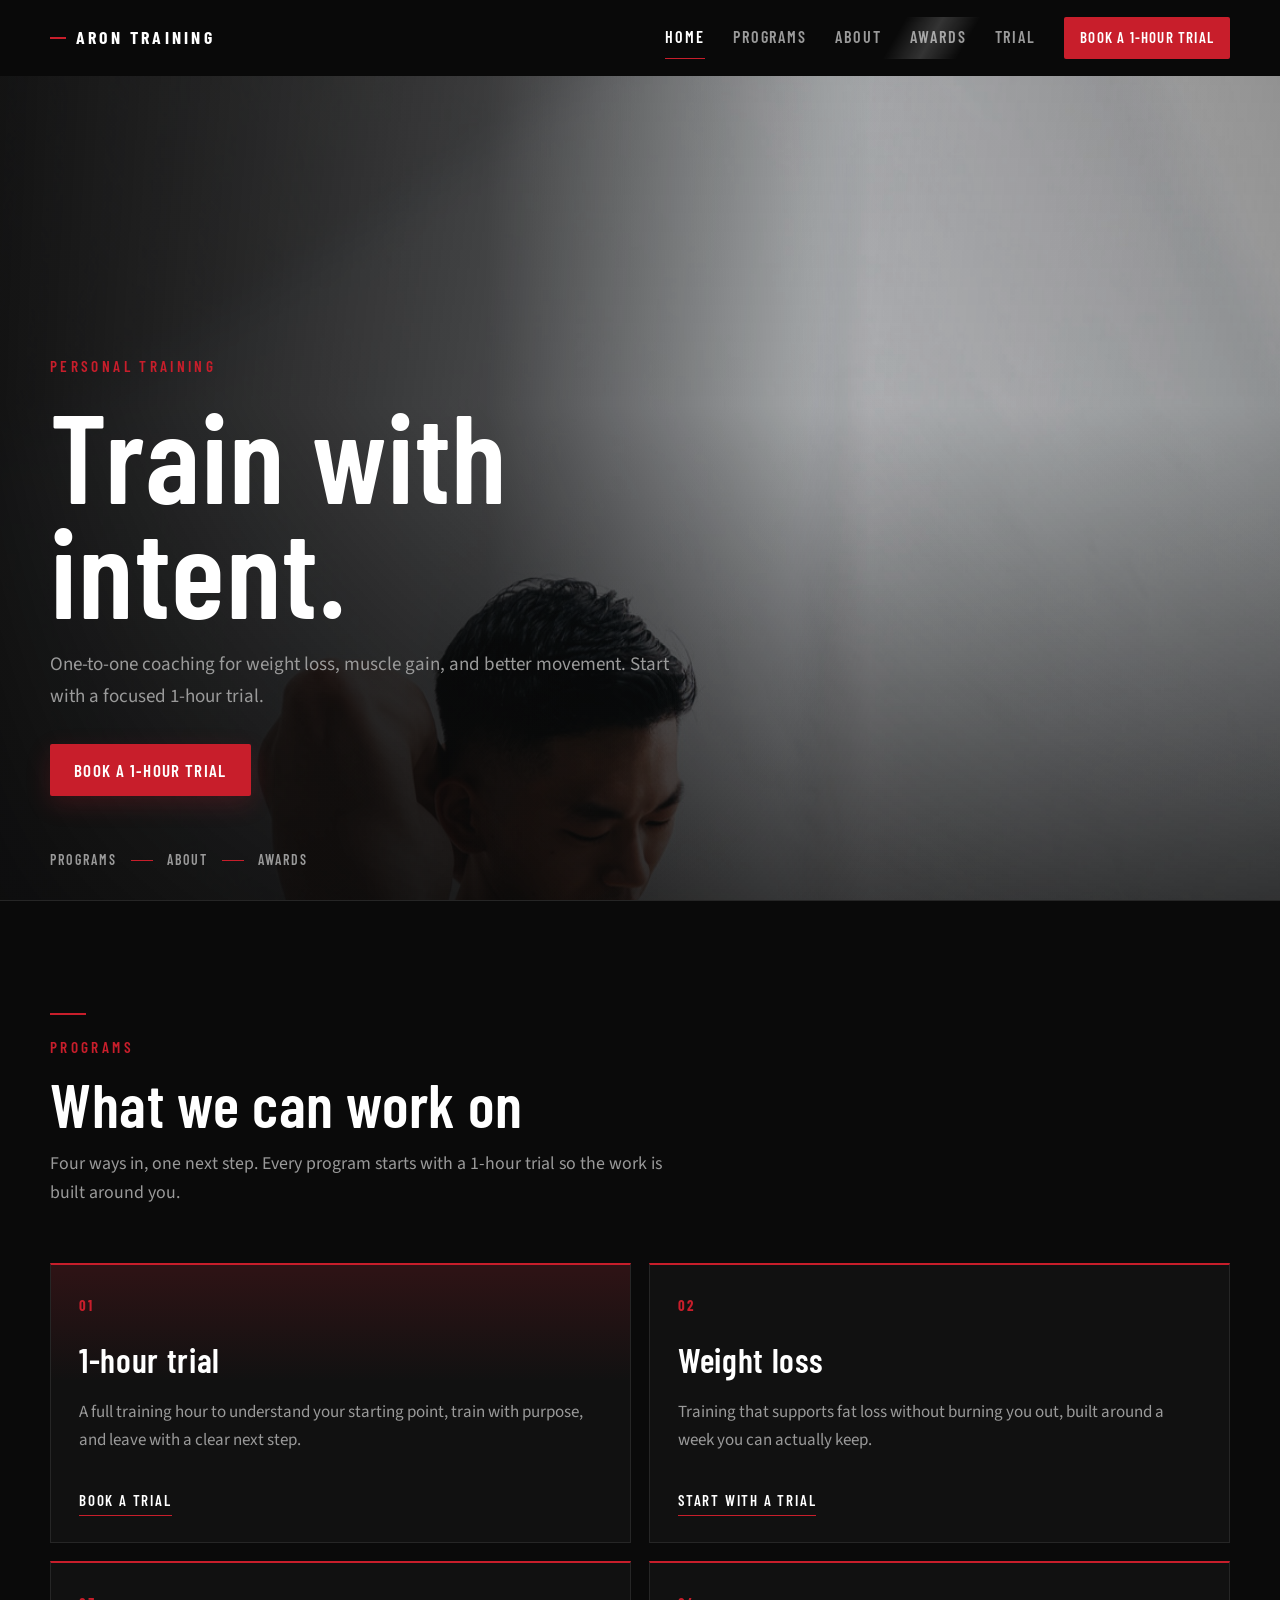
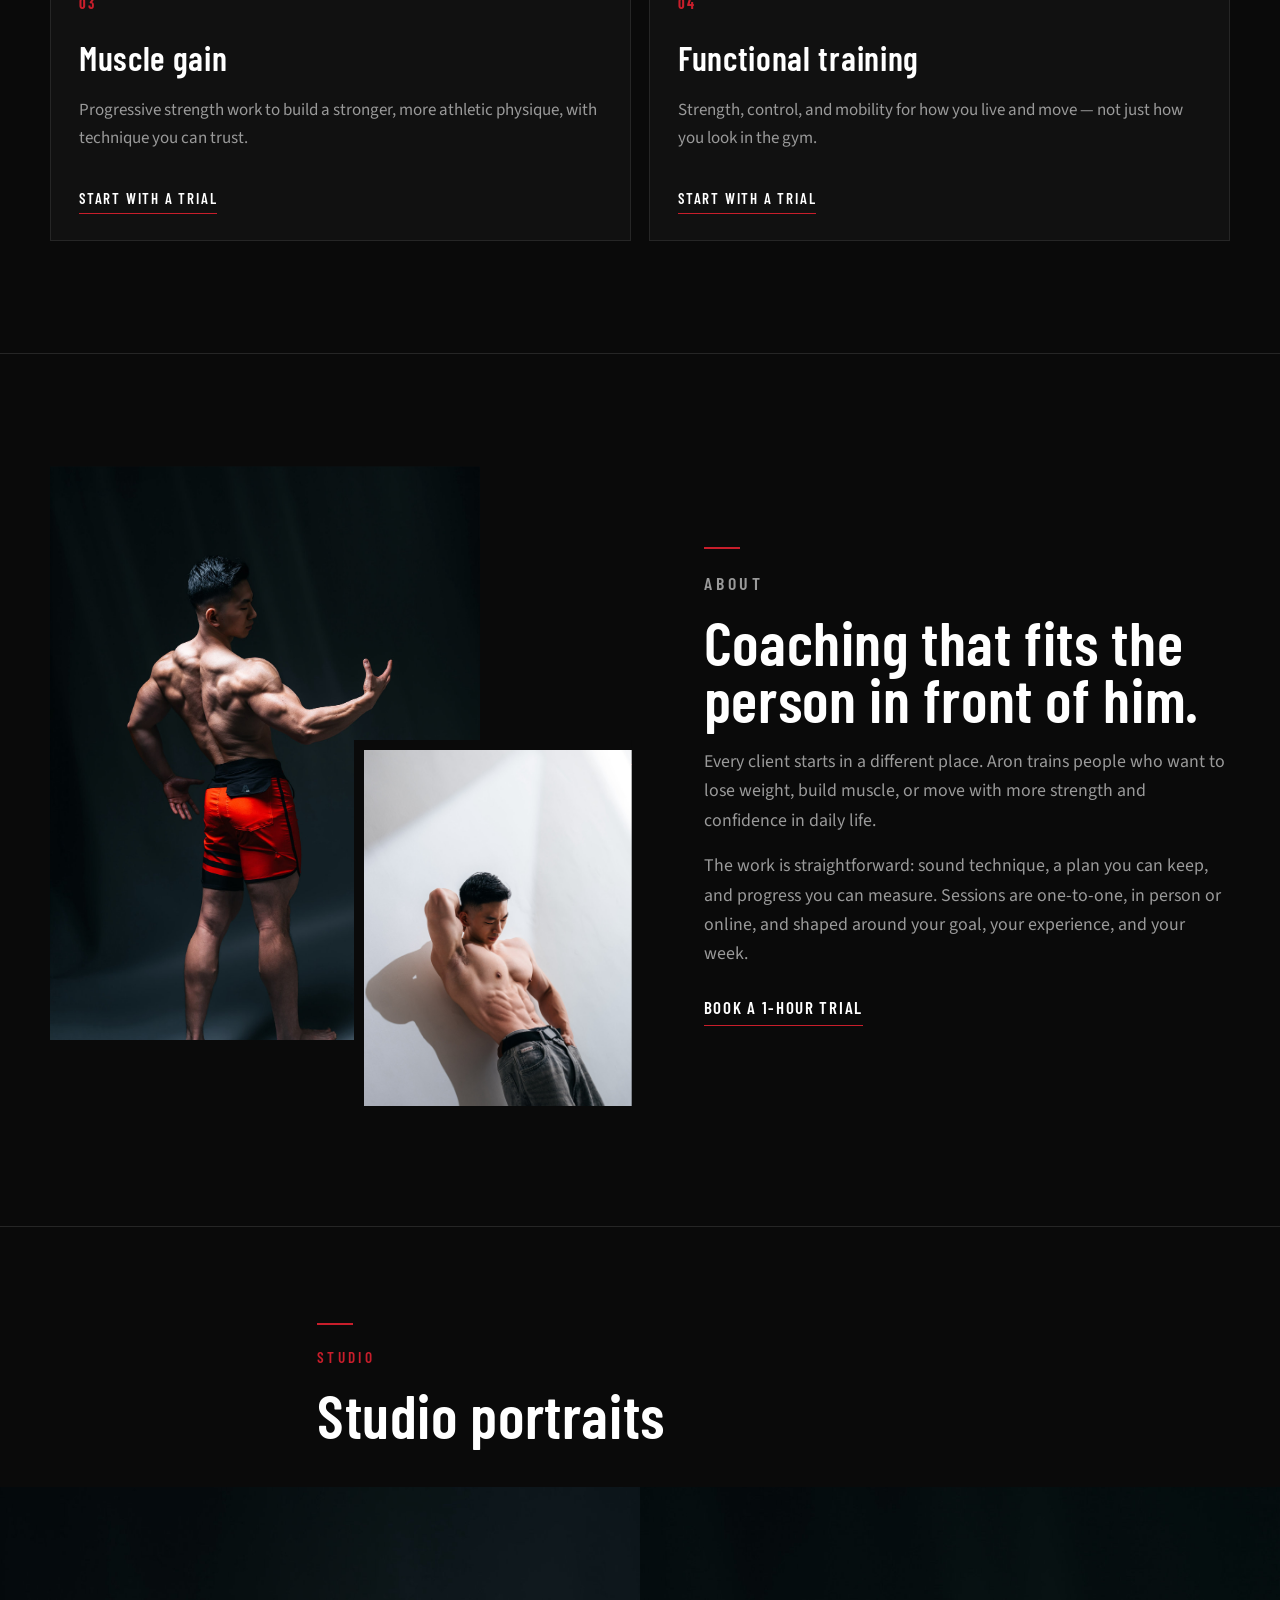
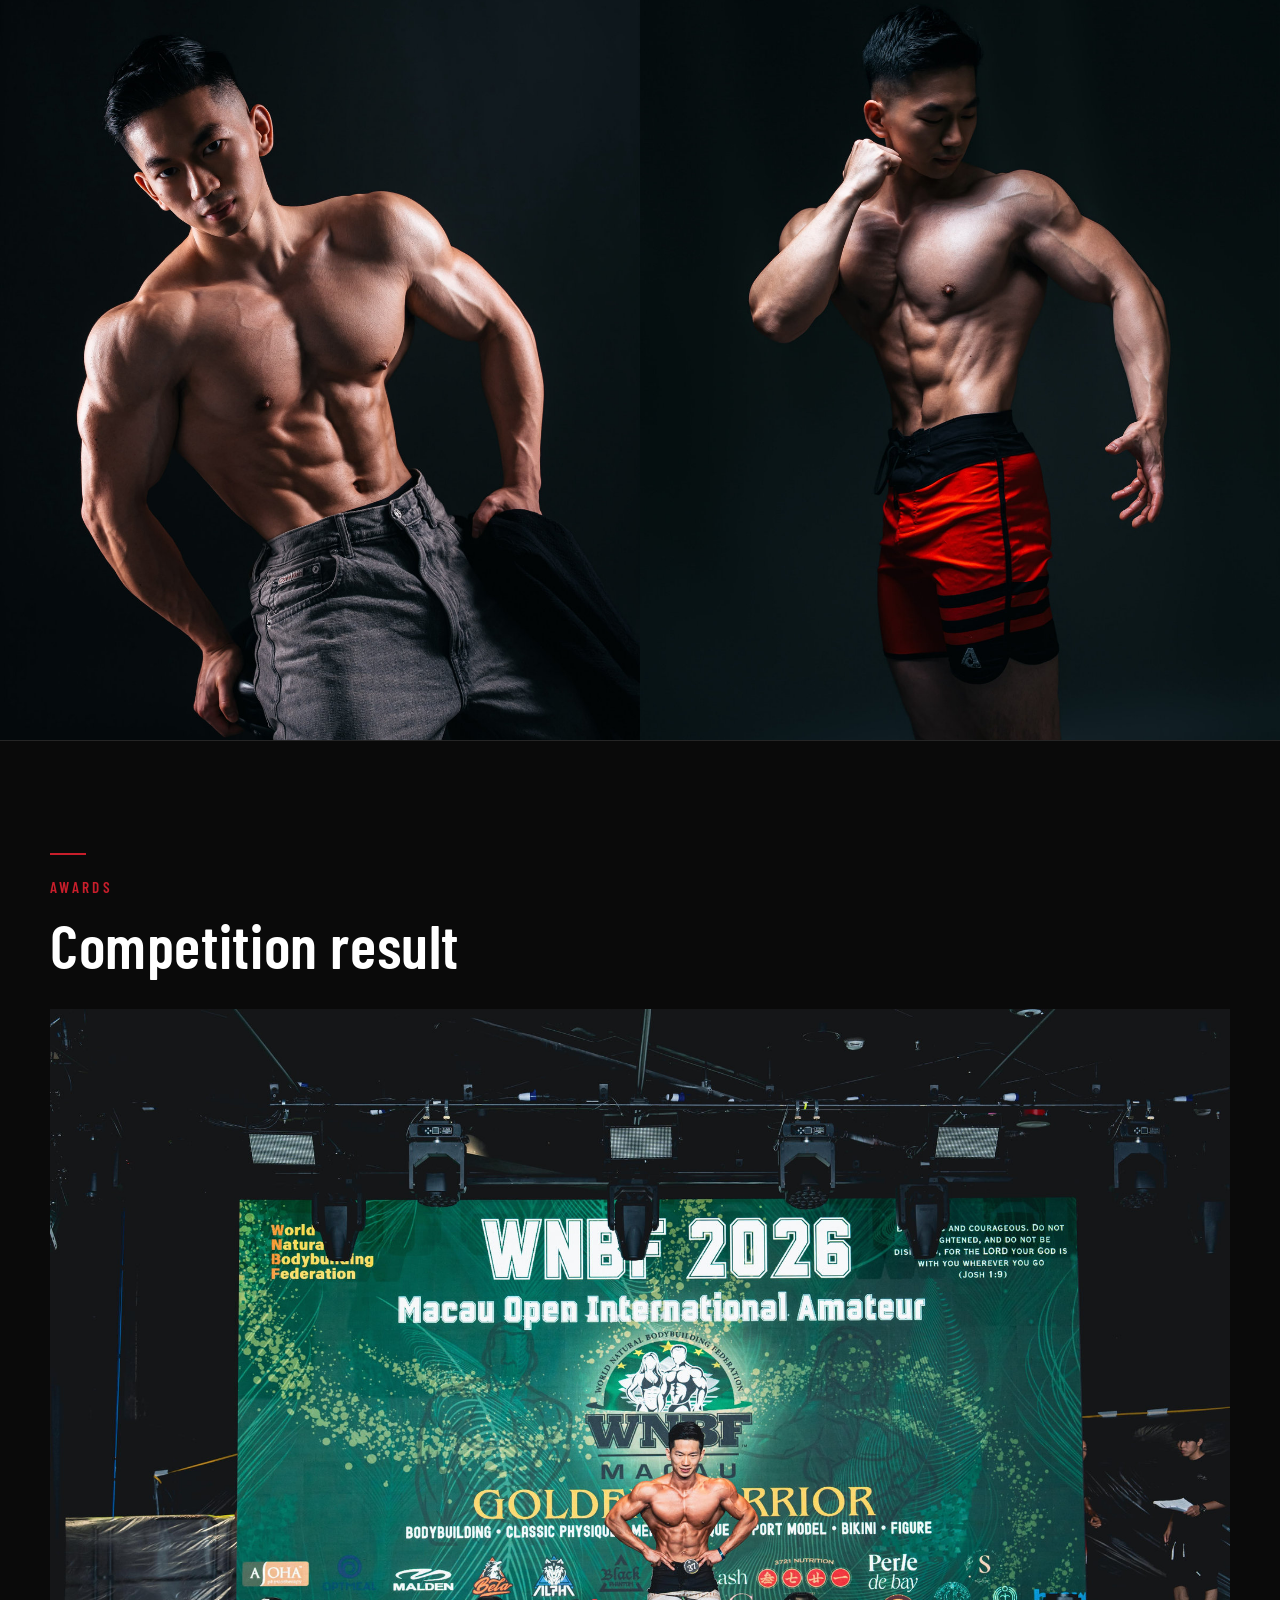
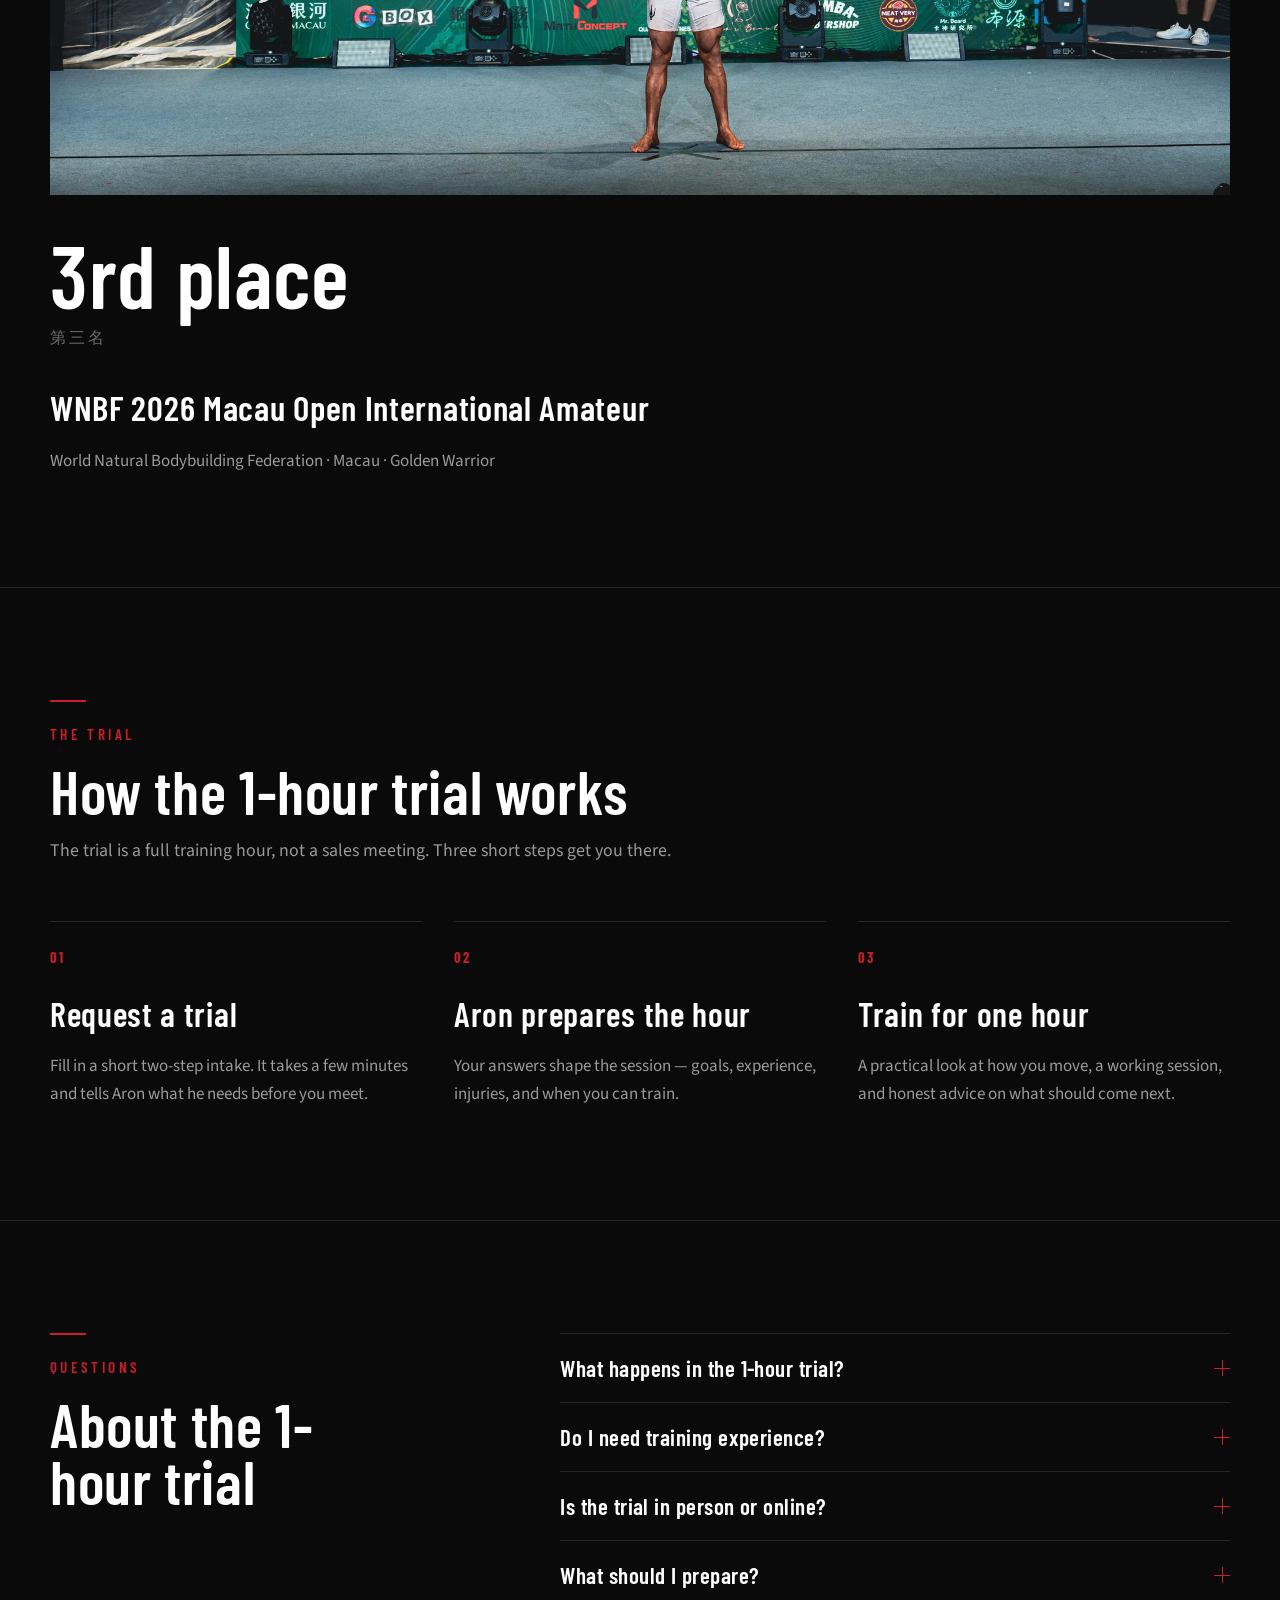
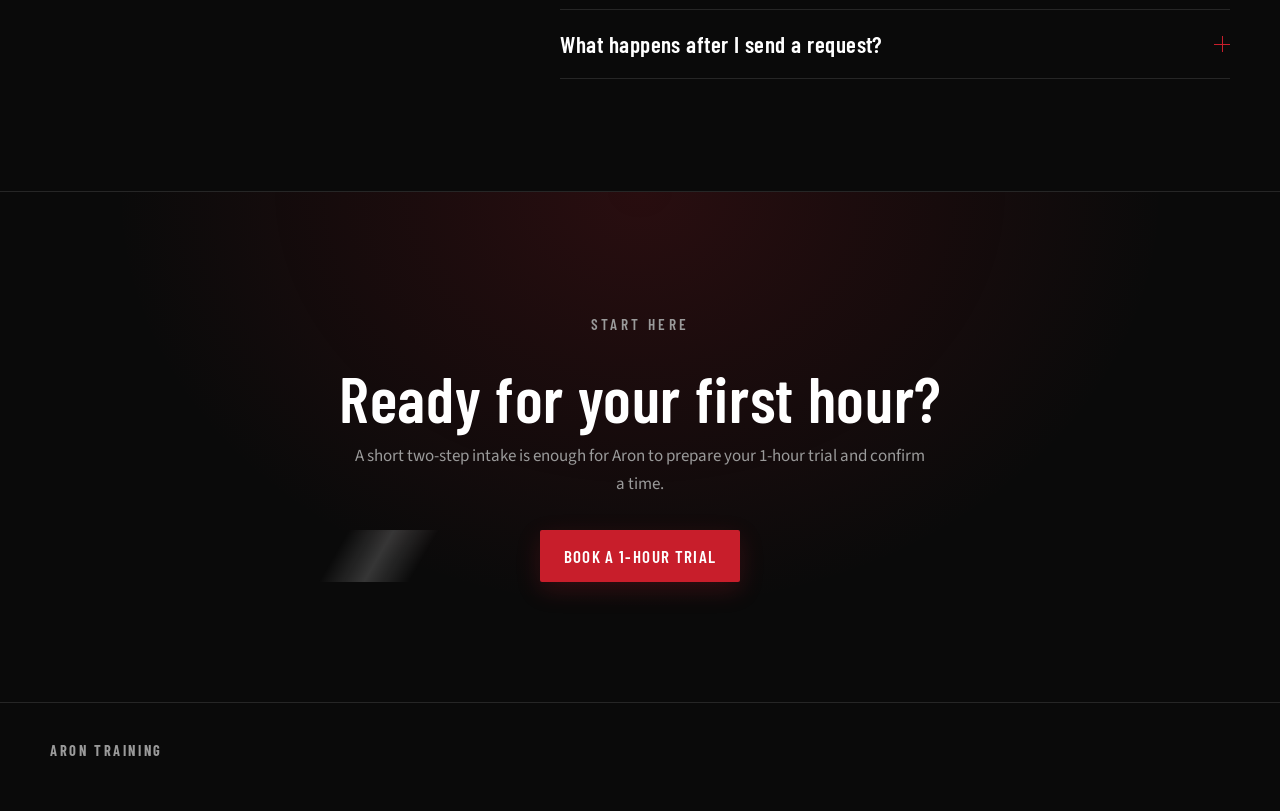
<file: index.html>
<!DOCTYPE html>
<html lang="en">
<head>
  <meta charset="utf-8">
  <meta name="viewport" content="width=device-width, initial-scale=1">
  <title>Aron Training — 1-hour trial session</title>
  <meta name="description" content="Aron Training offers focused one-to-one personal training. Book a 1-hour trial session and start with a plan built around your goals.">
  <meta name="theme-color" content="#0a0a0a">
  <meta property="og:title" content="Aron Training — 1-hour trial session">
  <meta property="og:description" content="Focused one-to-one personal training. Start with a 1-hour trial built around you.">
  <meta property="og:type" content="website">
  <meta property="og:url" content="https://codercyfl.github.io/aron-training/">
  <meta property="og:image" content="https://codercyfl.github.io/aron-training/images/aron-front.jpg">
  <link rel="icon" href="favicon.svg" type="image/svg+xml">
  <link rel="preconnect" href="https://fonts.googleapis.com">
  <link rel="preconnect" href="https://fonts.gstatic.com" crossorigin>
  <link href="https://fonts.googleapis.com/css2?family=Barlow+Condensed:wght@500;600;700&family=Source+Sans+3:ital,wght@0,400;0,500;0,600;0,700;1,400&display=swap" rel="stylesheet">
  <link rel="stylesheet" href="css/styles.css">
</head>
<body>
  <div class="scroll-progress" aria-hidden="true"></div>
  <a class="skip-link" href="#main">Skip to content</a>

  <header class="site-header">
    <div class="header-inner">
      <a class="wordmark" href="index.html">Aron Training</a>
      <nav class="desk-nav" aria-label="Primary">
        <a href="index.html" aria-current="page">Home</a>
        <a href="#programs">Programs</a>
        <a href="#about">About</a>
        <a href="#awards">Awards</a>
        <a href="trial.html">Trial</a>
      </nav>
      <a class="btn btn-sm header-book" href="trial.html">Book a 1-hour trial</a>
      <button class="nav-toggle" type="button" aria-expanded="false" aria-controls="mobile-nav" aria-label="Open menu">
        <span></span><span></span>
      </button>
    </div>
  </header>

  <div class="mobile-nav" id="mobile-nav" hidden>
    <nav aria-label="Mobile">
      <a href="index.html" aria-current="page">Home</a>
      <a href="#programs">Programs</a>
      <a href="#about">About</a>
      <a href="#awards">Awards</a>
      <a href="trial.html">Trial</a>
      <a class="btn" href="trial.html">Book a 1-hour trial</a>
    </nav>
  </div>

  <main id="main">
    <section class="hero" aria-labelledby="hero-title">
      <div class="hero-media">
        <img src="images/aron-front.jpg" width="1200" height="1800" alt="Aron in a studio portrait, standing against a light wall">
      </div>
      <div class="hero-shade" aria-hidden="true"></div>
      <div class="hero-content">
        <p class="eyebrow">Personal training</p>
        <h1 id="hero-title">Train with<br>intent.</h1>
        <p class="lead">One-to-one coaching for weight loss, muscle gain, and better movement. Start with a focused 1-hour trial.</p>
        <a class="btn btn-pulse" href="trial.html">Book a 1-hour trial</a>
      </div>
      <div class="hero-rail" aria-hidden="true">
        <a href="#programs">Programs</a>
        <span></span>
        <a href="#about">About</a>
        <span></span>
        <a href="#awards">Awards</a>
      </div>
    </section>

    <section class="section programs" id="programs" aria-labelledby="programs-title">
      <div class="wrap">
        <div class="section-head">
          <hr class="kicker reveal">
          <p class="eyebrow reveal">Programs</p>
          <h2 class="section-title reveal" id="programs-title">What we can work on</h2>
          <p class="section-lead reveal">Four ways in, one next step. Every program starts with a 1-hour trial so the work is built around you.</p>
        </div>
        <div class="program-grid">
          <a class="program-card program-card-featured reveal" href="trial.html">
            <span class="num">01</span>
            <h3>1-hour trial</h3>
            <p>A full training hour to understand your starting point, train with purpose, and leave with a clear next step.</p>
            <span class="program-link">Book a trial</span>
          </a>
          <a class="program-card reveal" href="trial.html?goal=weight-loss" style="--delay: 80ms">
            <span class="num">02</span>
            <h3>Weight loss</h3>
            <p>Training that supports fat loss without burning you out, built around a week you can actually keep.</p>
            <span class="program-link">Start with a trial</span>
          </a>
          <a class="program-card reveal" href="trial.html?goal=muscle-gain" style="--delay: 160ms">
            <span class="num">03</span>
            <h3>Muscle gain</h3>
            <p>Progressive strength work to build a stronger, more athletic physique, with technique you can trust.</p>
            <span class="program-link">Start with a trial</span>
          </a>
          <a class="program-card reveal" href="trial.html?goal=functional" style="--delay: 240ms">
            <span class="num">04</span>
            <h3>Functional training</h3>
            <p>Strength, control, and mobility for how you live and move — not just how you look in the gym.</p>
            <span class="program-link">Start with a trial</span>
          </a>
        </div>
      </div>
    </section>

    <section class="about" id="about" aria-labelledby="about-title">
      <div class="about-grid wrap">
        <div class="about-photos reveal reveal-photo">
          <figure class="about-photo about-photo-main">
            <img src="images/aron-back.jpg" width="1200" height="1800" alt="Aron photographed from behind in the studio, showing trained back and shoulders">
          </figure>
          <figure class="about-photo about-photo-inset">
            <img src="images/aron-front.jpg" width="1200" height="1800" alt="Aron in a studio portrait, standing against a light wall">
          </figure>
        </div>
        <div class="about-copy">
          <hr class="kicker reveal">
          <p class="eyebrow reveal">About</p>
          <h2 class="section-title reveal" id="about-title">Coaching that fits the person in front of him.</h2>
          <p class="reveal">Every client starts in a different place. Aron trains people who want to lose weight, build muscle, or move with more strength and confidence in daily life.</p>
          <p class="reveal">The work is straightforward: sound technique, a plan you can keep, and progress you can measure. Sessions are one-to-one, in person or online, and shaped around your goal, your experience, and your week.</p>
          <a class="text-link reveal" href="trial.html">Book a 1-hour trial</a>
        </div>
      </div>
    </section>


    <section class="gallery" id="gallery" aria-labelledby="gallery-title">
      <div class="wrap gallery-head">
        <hr class="kicker reveal">
        <p class="eyebrow reveal">Studio</p>
        <h2 class="section-title reveal" id="gallery-title">Studio portraits</h2>
      </div>
      <div class="gallery-grid">
        <figure class="reveal">
          <img src="images/aron-studio-jeans.jpg" width="1200" height="1800" alt="Aron in a studio portrait, wearing grey jeans against a dark background">
        </figure>
        <figure class="reveal" style="--delay: 80ms">
          <img src="images/aron-studio-action.jpg" width="1200" height="1800" alt="Aron in an action pose in the studio, wearing red and black shorts">
        </figure>
      </div>
    </section>

    <section class="section awards" id="awards" aria-labelledby="awards-title">
      <div class="wrap">
        <div class="section-head">
          <hr class="kicker reveal">
          <p class="eyebrow reveal">Awards</p>
          <h2 class="section-title reveal" id="awards-title">Competition result</h2>
        </div>
        <figure class="award-frame reveal reveal-photo">
          <img src="images/aron-wnbf-macau-2026.jpg" width="2000" height="1333" alt="Aron on stage at the WNBF 2026 Macau Open International Amateur">
        </figure>
        <div class="award-copy reveal">
          <p class="award-place">3rd place</p>
          <p class="award-place-zh">第三名</p>
          <h3>WNBF 2026 Macau Open International Amateur</h3>
          <p class="award-meta">World Natural Bodybuilding Federation · Macau · Golden Warrior</p>
        </div>
      </div>
    </section>

    <section class="section how" id="how" aria-labelledby="how-title">
      <div class="wrap">
        <div class="section-head">
          <hr class="kicker reveal">
          <p class="eyebrow reveal">The trial</p>
          <h2 class="section-title reveal" id="how-title">How the 1-hour trial works</h2>
          <p class="section-lead reveal">The trial is a full training hour, not a sales meeting. Three short steps get you there.</p>
        </div>
        <ol class="process">
          <li class="process-step reveal">
            <span class="num">01</span>
            <h3>Request a trial</h3>
            <p>Fill in a short two-step intake. It takes a few minutes and tells Aron what he needs before you meet.</p>
          </li>
          <li class="process-step reveal" style="--delay: 100ms">
            <span class="num">02</span>
            <h3>Aron prepares the hour</h3>
            <p>Your answers shape the session — goals, experience, injuries, and when you can train.</p>
          </li>
          <li class="process-step reveal" style="--delay: 200ms">
            <span class="num">03</span>
            <h3>Train for one hour</h3>
            <p>A practical look at how you move, a working session, and honest advice on what should come next.</p>
          </li>
        </ol>
      </div>
    </section>

    <section class="section faq" id="faq" aria-labelledby="faq-title">
      <div class="wrap faq-wrap">
        <div class="section-head">
          <hr class="kicker reveal">
          <p class="eyebrow reveal">Questions</p>
          <h2 class="section-title reveal" id="faq-title">About the 1-hour trial</h2>
        </div>
        <div class="faq-list reveal">
          <div class="faq-item">
            <h3>
              <button type="button" class="faq-q" aria-expanded="false" aria-controls="faq-a-1" id="faq-q-1">
                What happens in the 1-hour trial?
                <span class="faq-icon" aria-hidden="true"></span>
              </button>
            </h3>
            <div class="faq-a" id="faq-a-1" role="region" aria-labelledby="faq-q-1" hidden>
              <p>The hour is used to review your goals and training history, look at how you move, and train together. You leave with a clear sense of what a plan should include if you choose to continue.</p>
            </div>
          </div>
          <div class="faq-item">
            <h3>
              <button type="button" class="faq-q" aria-expanded="false" aria-controls="faq-a-2" id="faq-q-2">
                Do I need training experience?
                <span class="faq-icon" aria-hidden="true"></span>
              </button>
            </h3>
            <div class="faq-a" id="faq-a-2" role="region" aria-labelledby="faq-q-2" hidden>
              <p>No. The session is scaled to your current experience, whether you are new, returning after a break, or already training regularly.</p>
            </div>
          </div>
          <div class="faq-item">
            <h3>
              <button type="button" class="faq-q" aria-expanded="false" aria-controls="faq-a-3" id="faq-q-3">
                Is the trial in person or online?
                <span class="faq-icon" aria-hidden="true"></span>
              </button>
            </h3>
            <div class="faq-a" id="faq-a-3" role="region" aria-labelledby="faq-q-3" hidden>
              <p>Either can be requested. Tell Aron your preference and when you can train on the booking form, and he will confirm a time that works.</p>
            </div>
          </div>
          <div class="faq-item">
            <h3>
              <button type="button" class="faq-q" aria-expanded="false" aria-controls="faq-a-4" id="faq-q-4">
                What should I prepare?
                <span class="faq-icon" aria-hidden="true"></span>
              </button>
            </h3>
            <div class="faq-a" id="faq-a-4" role="region" aria-labelledby="faq-q-4" hidden>
              <p>Wear clothes you can train in, and complete the short intake before the session. If you have an injury or a health condition, mention it on the form so the hour can be planned safely.</p>
            </div>
          </div>
          <div class="faq-item">
            <h3>
              <button type="button" class="faq-q" aria-expanded="false" aria-controls="faq-a-5" id="faq-q-5">
                What happens after I send a request?
                <span class="faq-icon" aria-hidden="true"></span>
              </button>
            </h3>
            <div class="faq-a" id="faq-a-5" role="region" aria-labelledby="faq-q-5" hidden>
              <p>Aron uses your answers to prepare the session and will be in touch to confirm a time. Keep a copy of your answers from the thank-you screen so you have a record of what you sent.</p>
            </div>
          </div>
        </div>
      </div>
    </section>

    <section class="cta-band" aria-labelledby="cta-title">
      <div class="wrap reveal">
        <p class="eyebrow">Start here</p>
        <h2 id="cta-title">Ready for your first hour?</h2>
        <p>A short two-step intake is enough for Aron to prepare your 1-hour trial and confirm a time.</p>
        <a class="btn btn-pulse" href="trial.html">Book a 1-hour trial</a>
      </div>
    </section>
  </main>

  <footer class="site-footer">
    <div class="wrap footer-inner">
      <p class="footer-name">Aron Training</p>
    </div>
  </footer>

  <div class="mob-cta" id="mob-cta">
    <a class="btn" href="trial.html">Book a 1-hour trial</a>
  </div>

  <script src="js/main.js"></script>
</body>
</html>
</file>
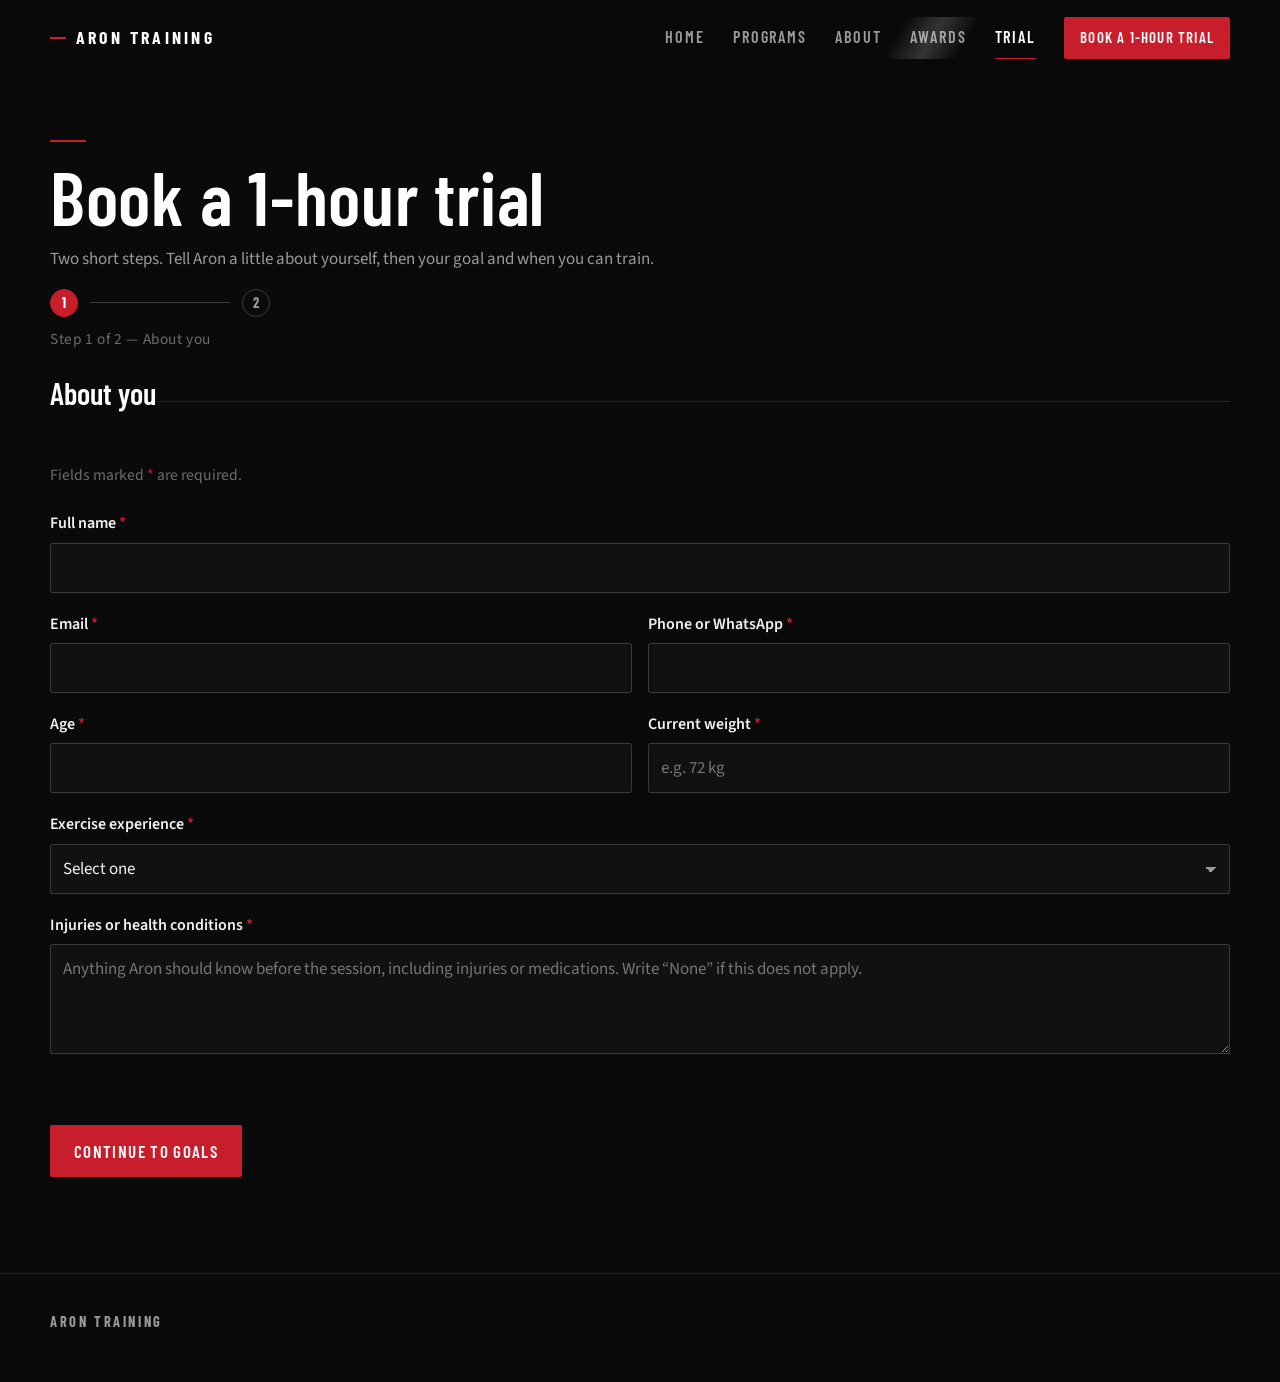
<file: trial.html>
<!DOCTYPE html>
<html lang="en">
<head>
  <meta charset="utf-8">
  <meta name="viewport" content="width=device-width, initial-scale=1">
  <title>Book a 1-hour trial — Aron Training</title>
  <meta name="description" content="Request a 1-hour trial session with Aron Training. A short two-step intake is all it takes.">
  <meta name="theme-color" content="#0a0a0a">
  <meta property="og:title" content="Book a 1-hour trial — Aron Training">
  <meta property="og:description" content="Request a 1-hour trial session in two short steps.">
  <meta property="og:type" content="website">
  <meta property="og:url" content="https://codercyfl.github.io/aron-training/trial.html">
  <link rel="icon" href="favicon.svg" type="image/svg+xml">
  <link rel="preconnect" href="https://fonts.googleapis.com">
  <link rel="preconnect" href="https://fonts.gstatic.com" crossorigin>
  <link href="https://fonts.googleapis.com/css2?family=Barlow+Condensed:wght@500;600;700&family=Source+Sans+3:ital,wght@0,400;0,500;0,600;0,700;1,400&display=swap" rel="stylesheet">
  <link rel="stylesheet" href="css/styles.css">
</head>
<body>
  <div class="scroll-progress" aria-hidden="true"></div>
  <a class="skip-link" href="#main">Skip to content</a>

  <header class="site-header">
    <div class="header-inner">
      <a class="wordmark" href="index.html">Aron Training</a>
      <nav class="desk-nav" aria-label="Primary">
        <a href="index.html">Home</a>
        <a href="index.html#programs">Programs</a>
        <a href="index.html#about">About</a>
        <a href="index.html#awards">Awards</a>
        <a href="trial.html" aria-current="page">Trial</a>
      </nav>
      <a class="btn btn-sm header-book" href="trial.html" aria-current="page">Book a 1-hour trial</a>
      <button class="nav-toggle" type="button" aria-expanded="false" aria-controls="mobile-nav" aria-label="Open menu">
        <span></span><span></span>
      </button>
    </div>
  </header>

  <div class="mobile-nav" id="mobile-nav" hidden>
    <nav aria-label="Mobile">
      <a href="index.html">Home</a>
      <a href="index.html#programs">Programs</a>
      <a href="index.html#about">About</a>
      <a href="index.html#awards">Awards</a>
      <a href="trial.html" aria-current="page">Trial</a>
      <a class="btn" href="trial.html">Book a 1-hour trial</a>
    </nav>
  </div>

  <main id="main">
    <div class="wrap page-header">
      <hr class="kicker">
      <h1 class="page-title">Book a 1-hour trial</h1>
      <p class="form-note">Two short steps. Tell Aron a little about yourself, then your goal and when you can train.</p>
    </div>

    <div class="wrap stepper" id="stepper" aria-hidden="false">
      <div class="step-track">
        <span class="step-dot is-active" id="dot-1">1</span>
        <span class="step-line" id="step-line"></span>
        <span class="step-dot" id="dot-2">2</span>
      </div>
      <p class="step-label" id="step-label">Step 1 of 2 — About you</p>
    </div>

    <form class="wrap trial-form" id="trial-form" novalidate>
      <div class="form-step is-active" data-step="1" id="step-1">
        <fieldset class="form-section">
          <legend>About you</legend>
          <p class="required-legend">Fields marked <span class="req">*</span> are required.</p>
          <div class="field" data-field="name">
            <label for="name">Full name <span class="req">*</span></label>
            <input id="name" name="name" type="text" autocomplete="name" required maxlength="120">
            <p class="error" data-error-for="name">Please enter your full name.</p>
          </div>
          <div class="field-row">
            <div class="field" data-field="email">
              <label for="email">Email <span class="req">*</span></label>
              <input id="email" name="email" type="email" autocomplete="email" required maxlength="200" inputmode="email">
              <p class="error" data-error-for="email">Please enter a valid email address.</p>
            </div>
            <div class="field" data-field="phone">
              <label for="phone">Phone or WhatsApp <span class="req">*</span></label>
              <input id="phone" name="phone" type="tel" autocomplete="tel" required maxlength="40" inputmode="tel">
              <p class="error" data-error-for="phone">Please enter a phone or WhatsApp number.</p>
            </div>
          </div>
          <div class="field-row">
            <div class="field" data-field="age">
              <label for="age">Age <span class="req">*</span></label>
              <input id="age" name="age" type="number" inputmode="numeric" required min="13" max="100" step="1">
              <p class="error" data-error-for="age">Please enter your age.</p>
            </div>
            <div class="field" data-field="weight">
              <label for="weight">Current weight <span class="req">*</span></label>
              <input id="weight" name="weight" type="text" required maxlength="40" placeholder="e.g. 72 kg">
              <p class="error" data-error-for="weight">Please enter your current weight.</p>
            </div>
          </div>
          <div class="field" data-field="experience">
            <label for="experience">Exercise experience <span class="req">*</span></label>
            <select id="experience" name="experience" required>
              <option value="">Select one</option>
              <option value="Beginner">Beginner — new or returning after a long break</option>
              <option value="Some experience">Some experience — I have trained, but not consistently</option>
              <option value="Advanced">Advanced — I train regularly and know the basics well</option>
            </select>
            <p class="error" data-error-for="experience">Please select your experience level.</p>
          </div>
          <div class="field" data-field="health">
            <label for="health">Injuries or health conditions <span class="req">*</span></label>
            <textarea id="health" name="health" required maxlength="600" placeholder="Anything Aron should know before the session, including injuries or medications. Write “None” if this does not apply."></textarea>
            <p class="error" data-error-for="health">Please add a short note, or write “None”.</p>
          </div>
        </fieldset>
        <div class="form-actions">
          <button class="btn" type="button" id="next-btn">Continue to goals</button>
          <p class="form-status" id="step-status" role="status" aria-live="polite"></p>
        </div>
      </div>

      <div class="form-step" data-step="2" id="step-2" hidden>
        <fieldset class="form-section">
          <legend>Goals and time</legend>
          <div class="field" data-field="goals">
            <span class="group-label" id="goals-label">What do you want to work on? <span class="req">*</span> <span class="optional">Choose all that apply</span></span>
            <div class="choice-list stack" role="group" aria-labelledby="goals-label">
              <label class="choice"><input type="checkbox" name="goals" value="Weight loss"> Weight loss</label>
              <label class="choice"><input type="checkbox" name="goals" value="Muscle gain"> Muscle gain</label>
              <label class="choice"><input type="checkbox" name="goals" value="Functional training"> Functional training</label>
            </div>
            <p class="error" data-error-for="goals">Please select at least one goal.</p>
          </div>
          <div class="field" data-field="achieve">
            <label for="achieve">What do you want to achieve? <span class="req">*</span></label>
            <textarea id="achieve" name="achieve" required maxlength="500" placeholder="A short note is enough — the result you want from training."></textarea>
            <p class="error" data-error-for="achieve">Please describe what you want to achieve.</p>
          </div>
          <div class="field" data-field="schedule">
            <label for="schedule">When can you train, and would you prefer in person or online? <span class="req">*</span></label>
            <textarea id="schedule" name="schedule" required maxlength="400" placeholder="e.g. weekday evenings, in person, or Saturday mornings online."></textarea>
            <p class="error" data-error-for="schedule">Please tell us when you can train, and your preferred format.</p>
          </div>
          <div class="field" data-field="note">
            <label for="note">Anything else Aron should know? <span class="optional">(optional)</span></label>
            <textarea id="note" name="note" maxlength="400"></textarea>
          </div>
        </fieldset>
        <div class="form-actions">
          <button class="btn btn-ghost" type="button" id="back-btn">Back</button>
          <button class="btn" type="submit" id="submit-btn">Request a 1-hour trial</button>
          <p class="form-status" id="form-status" role="status" aria-live="polite"></p>
        </div>
      </div>
    </form>

    <section class="wrap thanks" id="thanks" hidden>
      <hr class="kicker">
      <div class="thanks-box">
        <h1>Thank you. Your 1-hour trial request is in.</h1>
        <p class="lead" id="thanks-lead">Aron will use your answers to prepare the session and will be in touch to confirm a time.</p>
        <p class="form-note" id="thanks-delivery"></p>
        <pre class="summary-box" id="summary-box"></pre>
        <div class="hero-actions">
          <button class="btn" type="button" id="copy-btn">Copy your answers</button>
          <a class="btn btn-ghost" href="index.html">Back to home</a>
        </div>
        <p class="form-status" id="copy-status" role="status" aria-live="polite"></p>
      </div>
    </section>
  </main>

  <footer class="site-footer">
    <div class="wrap footer-inner">
      <p class="footer-name">Aron Training</p>
    </div>
  </footer>

  <script src="js/config.js"></script>
  <script src="js/trial.js"></script>
  <script src="js/main.js"></script>
</body>
</html>
</file>
<file: css/styles.css>
/* Aron Training — professional black / red */

:root {
  --bg: #0a0a0a;
  --bg-elev: #111111;
  --bg-soft: #161616;
  --red: #c81e2b;
  --red-hover: #e02a38;
  --red-press: #a81823;
  --red-dim: rgba(200, 30, 43, 0.16);
  --text: #f2f2f2;
  --text-muted: #9a9a9a;
  --text-dim: #6c6c6c;
  --line: #262626;
  --line-strong: #3a3a3a;
  --white: #ffffff;
  --danger: #ff6b6b;
  --max: 1180px;
  --header-h: 76px;
  --font: "Source Sans 3", system-ui, -apple-system, "Segoe UI", Roboto, "Helvetica Neue", Arial, sans-serif;
  --display: "Barlow Condensed", "Arial Narrow", "Helvetica Neue", Arial, sans-serif;
  --shadow: 0 24px 50px rgba(0, 0, 0, 0.45);
}

*,
*::before,
*::after {
  box-sizing: border-box;
}

html {
  scroll-behavior: smooth;
  scroll-padding-top: calc(var(--header-h) + 8px);
}

html,
body {
  margin: 0;
  padding: 0;
  background: var(--bg);
  color: var(--text);
  font-family: var(--font);
  font-size: 17px;
  line-height: 1.65;
  -webkit-font-smoothing: antialiased;
  -moz-osx-font-smoothing: grayscale;
}

body.is-nav-open {
  overflow: hidden;
}

img {
  max-width: 100%;
  height: auto;
  display: block;
}

a {
  color: inherit;
  text-decoration: none;
}

button,
input,
select,
textarea {
  font-family: inherit;
  font-size: 1rem;
}

:focus-visible {
  outline: 2px solid var(--red);
  outline-offset: 3px;
}

.skip-link {
  position: absolute;
  left: 12px;
  top: -48px;
  z-index: 200;
  background: var(--red);
  color: var(--white);
  padding: 8px 14px;
  font-weight: 600;
}

.skip-link:focus {
  top: 12px;
}

.wrap {
  width: min(var(--max), calc(100% - 48px));
  margin: 0 auto;
}

/* Header */

.scroll-progress {
  position: fixed;
  top: 0;
  left: 0;
  z-index: 90;
  height: 2px;
  width: 100%;
  background: var(--red);
  transform: scaleX(0);
  transform-origin: left center;
  pointer-events: none;
}

.site-header {
  position: sticky;
  top: 0;
  z-index: 60;
  height: var(--header-h);
  display: flex;
  align-items: center;
  background: rgba(10, 10, 10, 0.78);
  border-bottom: 1px solid transparent;
  backdrop-filter: blur(14px);
  transition: background 0.25s ease, border-color 0.25s ease, box-shadow 0.25s ease;
}

.site-header.is-scrolled {
  background: rgba(10, 10, 10, 0.96);
  border-bottom-color: var(--line);
  box-shadow: 0 10px 28px rgba(0, 0, 0, 0.28);
}

.header-inner {
  width: min(var(--max), calc(100% - 48px));
  margin: 0 auto;
  display: flex;
  align-items: center;
  gap: 28px;
}

.wordmark {
  font-family: var(--display);
  font-weight: 700;
  font-size: 1.05rem;
  letter-spacing: 0.18em;
  text-transform: uppercase;
  color: var(--white);
  display: inline-flex;
  align-items: center;
  gap: 10px;
  margin-right: auto;
}

.wordmark::before {
  content: "";
  width: 16px;
  height: 2px;
  background: var(--red);
  transform-origin: left center;
  animation: draw-x 0.6s 0.1s ease both;
}

.desk-nav {
  display: flex;
  align-items: center;
  gap: 28px;
}

.desk-nav a {
  font-family: var(--display);
  font-size: 0.95rem;
  font-weight: 600;
  letter-spacing: 0.12em;
  text-transform: uppercase;
  color: var(--text-muted);
  padding: 8px 0;
  border-bottom: 1px solid transparent;
}

.desk-nav a:hover,
.desk-nav a[aria-current="page"] {
  color: var(--white);
  border-bottom-color: var(--red);
}

.header-book {
  flex: none;
}

.nav-toggle {
  display: none;
  position: relative;
  width: 44px;
  height: 44px;
  margin-right: -8px;
  padding: 0;
  border: 0;
  background: transparent;
  cursor: pointer;
}

.nav-toggle span {
  position: absolute;
  left: 11px;
  width: 22px;
  height: 1.5px;
  background: var(--white);
  transition: transform 0.25s ease, top 0.25s ease;
}

.nav-toggle span:first-child { top: 18px; }
.nav-toggle span:last-child { top: 26px; }

.nav-toggle[aria-expanded="true"] span:first-child {
  top: 22px;
  transform: rotate(45deg);
}

.nav-toggle[aria-expanded="true"] span:last-child {
  top: 22px;
  transform: rotate(-45deg);
}

.mobile-nav {
  position: fixed;
  inset: var(--header-h) 0 0 0;
  z-index: 55;
  background: rgba(8, 8, 8, 0.98);
  padding: 28px 24px 40px;
  display: none;
}

.mobile-nav.is-open {
  display: block;
  animation: fade-up 0.3s ease both;
}

.mobile-nav nav {
  display: flex;
  flex-direction: column;
  gap: 6px;
  width: min(var(--max), 100%);
  margin: 0 auto;
}

.mobile-nav nav a {
  font-family: var(--display);
  font-size: clamp(2rem, 8vw, 3rem);
  font-weight: 600;
  letter-spacing: 0.04em;
  text-transform: uppercase;
  line-height: 1.15;
  color: var(--white);
  padding: 8px 0;
  border-bottom: 1px solid var(--line);
}

.mobile-nav nav a[aria-current="page"] {
  color: var(--red);
}

.mobile-nav .btn {
  margin-top: 28px;
  align-self: flex-start;
  font-size: 1rem;
  letter-spacing: 0.04em;
}

/* Buttons */

.btn {
  display: inline-flex;
  align-items: center;
  justify-content: center;
  min-height: 52px;
  padding: 12px 24px;
  background: var(--red);
  color: var(--white);
  font-family: var(--display);
  font-size: 1rem;
  font-weight: 600;
  letter-spacing: 0.08em;
  text-transform: uppercase;
  border: 0;
  border-radius: 2px;
  cursor: pointer;
  text-align: center;
  position: relative;
  transition: background 0.15s ease, transform 0.15s ease, box-shadow 0.2s ease;
}

.btn:hover { background: var(--red-hover); }
.btn:active { background: var(--red-press); }

.btn::after {
  content: "";
  position: absolute;
  inset: 0;
  background: linear-gradient(120deg, transparent 30%, rgba(255, 255, 255, 0.18) 50%, transparent 70%);
  transform: translateX(-130%);
  pointer-events: none;
}

.btn:hover::after {
  transform: translateX(130%);
  transition: transform 0.6s ease;
}

.btn-sm {
  min-height: 42px;
  padding: 8px 16px;
  font-size: 0.88rem;
}

.btn-ghost {
  background: transparent;
  color: var(--text);
  border: 1px solid var(--line-strong);
}

.btn-ghost:hover {
  background: var(--bg-soft);
  border-color: var(--text-dim);
}

.btn-pulse {
  box-shadow: 0 8px 24px rgba(200, 30, 43, 0.2);
  animation: cta-glow 3.2s ease-in-out infinite;
}

.text-link {
  display: inline-flex;
  align-items: center;
  gap: 10px;
  margin-top: 8px;
  font-family: var(--display);
  font-weight: 600;
  letter-spacing: 0.1em;
  text-transform: uppercase;
  color: var(--white);
  border-bottom: 1px solid var(--red);
  padding-bottom: 4px;
  width: fit-content;
}

.text-link:hover { color: var(--red-hover); }

/* Hero */

.hero {
  position: relative;
  min-height: calc(100vh - var(--header-h));
  min-height: calc(100dvh - var(--header-h));
  display: flex;
  align-items: flex-end;
  overflow: hidden;
  isolation: isolate;
}

.hero-media {
  position: absolute;
  inset: 0;
  z-index: 0;
  animation: photo-reveal 1.2s cubic-bezier(0.22, 1, 0.36, 1) both;
}

.hero-media img {
  width: 100%;
  height: 100%;
  object-fit: cover;
  object-position: 62% 12%;
  animation: kenburns 24s 1.2s ease-out forwards;
  transform-origin: 62% 14%;
}

.hero-shade {
  position: absolute;
  inset: 0;
  z-index: 1;
  background:
    linear-gradient(90deg, rgba(10, 10, 10, 0.94) 0%, rgba(10, 10, 10, 0.72) 38%, rgba(10, 10, 10, 0.18) 68%, rgba(10, 10, 10, 0.35) 100%),
    linear-gradient(180deg, rgba(10, 10, 10, 0.15) 0%, rgba(10, 10, 10, 0.08) 40%, rgba(10, 10, 10, 0.72) 100%);
  pointer-events: none;
}

.hero-content {
  position: relative;
  z-index: 2;
  width: min(var(--max), calc(100% - 48px));
  margin: 0 auto 96px;
  max-width: 640px;
  margin-left: max(24px, calc((100vw - var(--max)) / 2));
  padding: 48px 0 8px;
}

.eyebrow {
  margin: 0 0 16px;
  color: var(--red);
  font-family: var(--display);
  font-size: 0.9rem;
  font-weight: 600;
  letter-spacing: 0.22em;
  text-transform: uppercase;
}

.hero-content .eyebrow { animation: fade-up 0.7s 0.15s both; }

.hero h1,
.section-title,
.page-title,
.cta-band h2,
.thanks h1 {
  font-family: var(--display);
  font-weight: 600;
  letter-spacing: 0.01em;
  line-height: 0.92;
  margin: 0 0 22px;
  color: var(--white);
  text-wrap: balance;
}

.hero h1 {
  font-size: clamp(4rem, 10vw, 7.4rem);
  animation: fade-up 0.85s 0.28s both;
}

.lead,
.section-lead,
.about-copy p {
  color: var(--text-muted);
  max-width: 38rem;
}

.hero .lead {
  font-size: 1.12rem;
  margin: 0 0 32px;
  animation: fade-up 0.85s 0.42s both;
}

.hero .btn { animation: fade-up 0.85s 0.56s both; }

.hero-rail {
  position: absolute;
  z-index: 2;
  left: max(24px, calc((100vw - var(--max)) / 2));
  bottom: 28px;
  display: flex;
  align-items: center;
  gap: 14px;
  animation: fade-up 0.8s 0.7s both;
}

.hero-rail a {
  font-family: var(--display);
  font-size: 0.82rem;
  font-weight: 600;
  letter-spacing: 0.14em;
  text-transform: uppercase;
  color: var(--text-muted);
}

.hero-rail a:hover { color: var(--white); }

.hero-rail span {
  width: 22px;
  height: 1px;
  background: var(--red);
}

/* Sections */

.section {
  padding: 112px 0;
  border-top: 1px solid var(--line);
}

.section-head {
  max-width: 38rem;
  margin-bottom: 56px;
}

.kicker {
  width: 36px;
  height: 2px;
  background: var(--red);
  border: 0;
  margin: 0 0 20px;
}

.section-title {
  font-size: clamp(2.4rem, 5vw, 3.6rem);
  margin-bottom: 16px;
}

.section-lead {
  margin: 0;
  font-size: 1.05rem;
}

/* Programs */

.program-grid {
  display: grid;
  grid-template-columns: 1fr 1fr;
  gap: 18px;
}

.program-card {
  display: flex;
  flex-direction: column;
  background: var(--bg-elev);
  border: 1px solid var(--line);
  border-top: 2px solid var(--red);
  padding: 28px 28px 26px;
  min-height: 280px;
  transition: transform 0.28s ease, border-color 0.28s ease, box-shadow 0.28s ease;
}

.program-card-featured {
  background:
    linear-gradient(180deg, var(--red-dim), transparent 42%),
    var(--bg-elev);
}

.program-card:hover {
  transform: translateY(-6px);
  border-color: var(--line-strong);
  border-top-color: var(--red);
  box-shadow: var(--shadow);
}

.program-card .num,
.process-step .num {
  font-family: var(--display);
  font-size: 0.86rem;
  font-weight: 700;
  letter-spacing: 0.16em;
  color: var(--red);
}

.program-card h3,
.process-step h3 {
  font-family: var(--display);
  font-size: 2rem;
  font-weight: 600;
  letter-spacing: 0.02em;
  margin: 14px 0 10px;
  color: var(--white);
}

.program-card p,
.process-step p {
  margin: 0 0 auto;
  color: var(--text-muted);
}

.program-link {
  display: inline-block;
  margin-top: 22px;
  font-family: var(--display);
  font-size: 0.88rem;
  font-weight: 600;
  letter-spacing: 0.12em;
  text-transform: uppercase;
  color: var(--white);
  border-bottom: 1px solid var(--red);
  width: fit-content;
  padding-bottom: 3px;
}

/* About */

.about {
  padding: 112px 0 120px;
  border-top: 1px solid var(--line);
  overflow: hidden;
}

.about-grid {
  display: grid;
  grid-template-columns: 1.05fr 0.95fr;
  gap: 72px;
  align-items: center;
}

.about-photos {
  position: relative;
  min-height: 640px;
}

.about-photo {
  margin: 0;
  overflow: hidden;
  background: #111;
}

.about-photo img {
  width: 100%;
  height: 100%;
  object-fit: cover;
  display: block;
  transition: transform 0.8s ease;
}

.about-photo-main {
  width: 74%;
  aspect-ratio: 3 / 4;
}

.about-photo-main img {
  object-position: center 18%;
}

.about-photo-inset {
  position: absolute;
  width: 46%;
  right: 0;
  bottom: 0;
  aspect-ratio: 3 / 4;
  outline: 10px solid var(--bg);
  z-index: 1;
}

.about-photo-inset::after {
  content: "";
  position: absolute;
  inset: 14px -14px -14px 14px;
  border: 1px solid var(--red);
  pointer-events: none;
  z-index: -1;
}

.about-photo-inset img {
  object-position: center 12%;
}

.about-photos:hover .about-photo-main img,
.about-photos:hover .about-photo-inset img {
  transform: scale(1.04);
}

.about-copy .section-title {
  margin-bottom: 20px;
}

.about-copy p {
  margin: 0 0 16px;
  font-size: 1.05rem;
}


/* Gallery */

.gallery {
  border-top: 1px solid var(--line);
}

.gallery-head {
  padding: 96px 0 28px;
  margin-bottom: 0;
  max-width: 38rem;
}

.gallery-grid {
  display: grid;
  grid-template-columns: 1fr 1fr;
}

.gallery-grid figure {
  margin: 0;
  overflow: hidden;
  aspect-ratio: 3 / 4;
  background: #111;
}

.gallery-grid img {
  width: 100%;
  height: 100%;
  object-fit: cover;
  display: block;
  transition: transform 0.8s ease;
}

.gallery-grid figure:hover img {
  transform: scale(1.04);
}

.gallery-grid figure:first-child img {
  object-position: center 12%;
}

.gallery-grid figure:last-child img {
  object-position: center 20%;
}

/* Awards */

.awards .section-head {
  margin-bottom: 36px;
}

.award-frame {
  margin: 0 0 40px;
  overflow: hidden;
  background: #111;
}

.award-frame img {
  width: 100%;
  height: auto;
  display: block;
}

.award-copy {
  max-width: 40rem;
}

.award-place {
  font-family: var(--display);
  font-size: clamp(3rem, 7vw, 5.2rem);
  font-weight: 600;
  letter-spacing: 0.01em;
  line-height: 0.9;
  margin: 0 0 10px;
  color: var(--white);
}

.award-place-zh {
  margin: 0 0 28px;
  color: var(--text-dim);
  font-size: 0.95rem;
  letter-spacing: 0.18em;
}

.award-copy h3 {
  font-family: var(--display);
  font-size: clamp(1.5rem, 3vw, 2.05rem);
  font-weight: 600;
  letter-spacing: 0.02em;
  margin: 0 0 10px;
  color: var(--white);
}

.award-meta {
  margin: 0;
  color: var(--text-muted);
}

/* Process */

.process {
  list-style: none;
  margin: 0;
  padding: 0;
  display: grid;
  grid-template-columns: repeat(3, 1fr);
  gap: 28px 32px;
  counter-reset: none;
}

.process-step {
  margin: 0;
  padding-top: 22px;
  border-top: 1px solid var(--line);
  transition: border-color 0.28s ease;
}

.process-step:hover {
  border-top-color: var(--red);
}

/* FAQ */

.faq-wrap {
  display: grid;
  grid-template-columns: 0.8fr 1.2fr;
  gap: 48px 64px;
  align-items: start;
}

.faq-wrap .section-head {
  margin-bottom: 0;
  position: sticky;
  top: calc(var(--header-h) + 32px);
}

.faq-list {
  border-top: 1px solid var(--line);
}

.faq-item {
  border-bottom: 1px solid var(--line);
}

.faq-item h3 {
  margin: 0;
  font-size: inherit;
  font-weight: inherit;
}

.faq-q {
  width: 100%;
  display: flex;
  align-items: center;
  justify-content: space-between;
  gap: 16px;
  padding: 20px 0;
  background: transparent;
  border: 0;
  color: var(--white);
  font-family: var(--display);
  font-size: 1.35rem;
  font-weight: 600;
  letter-spacing: 0.02em;
  text-align: left;
  cursor: pointer;
}

.faq-icon {
  position: relative;
  width: 16px;
  height: 16px;
  flex: none;
}

.faq-icon::before,
.faq-icon::after {
  content: "";
  position: absolute;
  background: var(--red);
  transition: transform 0.25s ease, opacity 0.25s ease;
}

.faq-icon::before {
  left: 0;
  right: 0;
  top: 7.5px;
  height: 1.5px;
}

.faq-icon::after {
  top: 0;
  bottom: 0;
  left: 7.5px;
  width: 1.5px;
}

.faq-q[aria-expanded="true"] .faq-icon::after {
  transform: rotate(90deg);
  opacity: 0;
}

.faq-a {
  padding: 0 48px 20px 0;
}

.faq-a p {
  margin: 0;
  color: var(--text-muted);
}

/* CTA band */

.cta-band {
  padding: 120px 0;
  text-align: center;
  border-top: 1px solid var(--line);
  background:
    radial-gradient(ellipse at top, var(--red-dim), transparent 58%),
    var(--bg);
}

.cta-band h2 {
  font-size: clamp(2.4rem, 5vw, 4rem);
  margin-bottom: 14px;
}

.cta-band p {
  color: var(--text-muted);
  margin: 0 auto 32px;
  max-width: 34rem;
}

/* Footer */

.site-footer {
  padding: 36px 0 48px;
  border-top: 1px solid var(--line);
}

.footer-inner {
  display: flex;
  justify-content: space-between;
  align-items: baseline;
}

.footer-name {
  margin: 0;
  font-family: var(--display);
  font-weight: 700;
  letter-spacing: 0.18em;
  text-transform: uppercase;
  font-size: 0.85rem;
  color: var(--text-muted);
}

/* Mobile sticky CTA (homepage) */

.mob-cta {
  display: none;
  position: fixed;
  left: 0;
  right: 0;
  bottom: 0;
  z-index: 40;
  padding: 12px 16px calc(12px + env(safe-area-inset-bottom));
  background: linear-gradient(180deg, transparent, rgba(10, 10, 10, 0.92) 30%);
}

.mob-cta.is-visible { display: block; }

.mob-cta .btn { width: 100%; }

body.has-mob-cta { padding-bottom: 84px; }

/* Trial page */

.page-header {
  padding: 64px 0 8px;
}

.page-title {
  font-size: clamp(2.6rem, 6vw, 4.4rem);
  margin-bottom: 14px;
}

.form-note {
  color: var(--text-muted);
  max-width: 40rem;
  margin: 0 0 8px;
}

.required-legend {
  color: var(--text-dim);
  font-size: 0.92rem;
  margin: 0 0 22px;
}

.trial-form { padding-bottom: 96px; }

.form-section {
  border: 0;
  margin: 0 0 28px;
  padding: 28px 0 8px;
  border-top: 1px solid var(--line);
}

.form-section legend {
  padding: 0 0 16px;
  font-family: var(--display);
  font-size: 1.8rem;
  font-weight: 600;
  color: var(--white);
}

.field { margin: 0 0 18px; }

.field-row {
  display: grid;
  grid-template-columns: 1fr 1fr;
  gap: 16px;
}

label,
.group-label {
  display: block;
  margin: 0 0 6px;
  font-size: 0.94rem;
  font-weight: 600;
  color: var(--text);
}

.optional { font-weight: 400; color: var(--text-dim); }
.req { color: var(--red); }

input[type="text"],
input[type="email"],
input[type="tel"],
input[type="number"],
select,
textarea {
  width: 100%;
  background: var(--bg-elev);
  color: var(--text);
  border: 1px solid var(--line-strong);
  border-radius: 2px;
  padding: 12px;
  min-height: 48px;
  appearance: none;
}

textarea {
  min-height: 110px;
  resize: vertical;
  line-height: 1.5;
}

select {
  background-image:
    linear-gradient(45deg, transparent 50%, var(--text-muted) 50%),
    linear-gradient(135deg, var(--text-muted) 50%, transparent 50%);
  background-position: calc(100% - 18px) 22px, calc(100% - 12px) 22px;
  background-size: 6px 6px, 6px 6px;
  background-repeat: no-repeat;
  padding-right: 36px;
}

input:focus,
select:focus,
textarea:focus {
  outline: none;
  border-color: var(--red);
  box-shadow: 0 0 0 3px var(--red-dim);
}

input.invalid,
select.invalid,
textarea.invalid {
  border-color: var(--danger);
}

.error {
  display: none;
  margin: 6px 0 0;
  color: var(--danger);
  font-size: 0.85rem;
}

.field.has-error .error { display: block; }

.choice-list {
  display: flex;
  flex-wrap: wrap;
  gap: 10px 18px;
}

.choice-list.stack {
  flex-direction: column;
  gap: 8px;
}

.choice {
  display: flex;
  align-items: flex-start;
  gap: 8px;
  color: var(--text-muted);
  font-weight: 400;
  font-size: 0.98rem;
  cursor: pointer;
  margin: 0;
}

.choice input {
  margin-top: 4px;
  width: 16px;
  height: 16px;
  accent-color: var(--red);
  flex: none;
}

.form-actions {
  display: flex;
  flex-wrap: wrap;
  gap: 12px;
  align-items: center;
  padding-top: 8px;
}

.form-status { color: var(--text-dim); font-size: 0.92rem; }
.form-status.error-text { color: var(--danger); }

.stepper { padding: 0 0 8px; }

.step-track {
  display: flex;
  align-items: center;
  gap: 12px;
  max-width: 220px;
  margin-bottom: 10px;
}

.step-dot {
  width: 28px;
  height: 28px;
  border-radius: 50%;
  border: 1px solid var(--line-strong);
  display: inline-flex;
  align-items: center;
  justify-content: center;
  font-family: var(--display);
  font-size: 0.85rem;
  font-weight: 700;
  color: var(--text-muted);
  flex: none;
  transition: background 0.25s ease, border-color 0.25s ease, color 0.25s ease;
}

.step-dot.is-active,
.step-dot.is-done {
  background: var(--red);
  border-color: var(--red);
  color: var(--white);
}

.step-line {
  height: 1px;
  flex: 1;
  background: var(--line-strong);
  position: relative;
}

.step-line::after {
  content: "";
  position: absolute;
  inset: 0 auto 0 0;
  width: 0;
  background: var(--red);
  transition: width 0.35s ease;
}

.step-line.is-done::after { width: 100%; }

.step-label {
  margin: 0 0 8px;
  color: var(--text-dim);
  font-size: 0.9rem;
  letter-spacing: 0.04em;
}

.form-step { display: none; }

.form-step.is-active {
  display: block;
  animation: fade-up 0.45s ease both;
}

.thanks {
  display: none;
  padding: 56px 0 96px;
}

.thanks.is-visible { display: block; }
.trial-form.is-hidden { display: none; }

.thanks-box { max-width: 40rem; }

.summary-box {
  margin: 28px 0;
  padding: 18px;
  background: var(--bg-elev);
  border: 1px solid var(--line);
  color: var(--text-muted);
  white-space: pre-wrap;
  font-size: 0.88rem;
  line-height: 1.5;
  max-height: 280px;
  overflow: auto;
}

.hero-actions {
  display: flex;
  flex-wrap: wrap;
  gap: 12px;
}

.simple-page {
  min-height: calc(100dvh - var(--header-h) - 120px);
  display: flex;
  flex-direction: column;
  justify-content: center;
  padding: 64px 0;
}

/* Motion */

.reveal {
  opacity: 0;
  transform: translateY(22px);
  transition: opacity 0.7s ease, transform 0.7s ease;
  transition-delay: var(--delay, 0ms);
}

.reveal.is-in {
  opacity: 1;
  transform: none;
}

.kicker.reveal {
  transform: scaleX(0);
  transform-origin: left center;
}

.kicker.reveal.is-in { transform: scaleX(1); }

.reveal-photo {
  transform: none;
  clip-path: inset(0 22% 0 0);
}

.reveal-photo.is-in {
  clip-path: inset(0 0 0 0);
  transition: clip-path 1s cubic-bezier(0.22, 1, 0.36, 1), opacity 0.7s ease;
}

@keyframes fade-up {
  from { opacity: 0; transform: translateY(18px); }
  to { opacity: 1; transform: none; }
}

@keyframes photo-reveal {
  from { clip-path: inset(0 38% 0 0); opacity: 0.6; }
  to { clip-path: inset(0 0 0 0); opacity: 1; }
}

@keyframes kenburns {
  from { transform: scale(1); }
  to { transform: scale(1.06); }
}

@keyframes draw-x {
  from { transform: scaleX(0); }
  to { transform: scaleX(1); }
}

@keyframes cta-glow {
  0%, 100% { box-shadow: 0 8px 22px rgba(200, 30, 43, 0.16); }
  50% { box-shadow: 0 10px 36px rgba(200, 30, 43, 0.42); }
}

/* Responsive */

@media (max-width: 980px) {
  .desk-nav,
  .header-book { display: none; }

  .nav-toggle { display: block; }

  .hero-content {
    margin: 0 auto 88px;
    width: min(var(--max), calc(100% - 40px));
    max-width: none;
  }

  .hero-shade {
    background:
      linear-gradient(180deg, rgba(10, 10, 10, 0.18) 0%, rgba(10, 10, 10, 0.2) 36%, rgba(10, 10, 10, 0.88) 100%);
  }

  .hero-media img { object-position: 55% 10%; }

  .hero-rail { left: 20px; right: 20px; }

  .about-grid,
  .faq-wrap,
  .process,
  .program-grid,
  .field-row {
    grid-template-columns: 1fr;
  }

  .faq-wrap .section-head { position: static; }

  .about-photos {
    min-height: 0;
    margin-bottom: 16px;
  }

  .about-photo-main { width: 78%; }

  .section,
  .about { padding: 80px 0; }

  .gallery-head { padding: 72px 0 24px; }
}

@media (max-width: 640px) {
  :root { --header-h: 64px; }

  .wrap,
  .header-inner {
    width: min(var(--max), calc(100% - 32px));
  }

  .hero {
    min-height: 92dvh;
  }

  .hero h1 { font-size: clamp(3.2rem, 18vw, 4.4rem); }

  .hero-content { margin-bottom: 80px; padding-top: 24px; }

  .program-card { min-height: 0; }

  .about-photo-main { width: 82%; }

  .about-photo-inset { width: 52%; }

  .cta-band { padding: 80px 0; }

  .hero-actions .btn,
  .cta-band .btn,
  .form-actions .btn { width: 100%; }

  .form-actions .btn-ghost { width: auto; }
}

@media (hover: none) {
  .program-card:hover,
  .about-photos:hover .about-photo-main img,
  .about-photos:hover .about-photo-inset img,
  .gallery-grid figure:hover img {
    transform: none;
    box-shadow: none;
  }
}

@media (prefers-reduced-motion: reduce) {
  html { scroll-behavior: auto; }

  .btn,
  .btn::after,
  .program-card,
  .process-step,
  .site-header,
  .step-dot,
  .step-line::after,
  .about-photo img,
  .faq-icon::before,
  .faq-icon::after {
    transition: none;
  }

  .hero-content .eyebrow,
  .hero h1,
  .hero .lead,
  .hero .btn,
  .hero-rail,
  .hero-media,
  .hero-media img,
  .wordmark::before,
  .btn-pulse,
  .form-step.is-active,
  .mobile-nav.is-open {
    animation: none;
  }

  .reveal,
  .reveal-photo,
  .kicker.reveal {
    opacity: 1;
    transform: none;
    clip-path: none;
    transition: none;
  }
}
</file>
